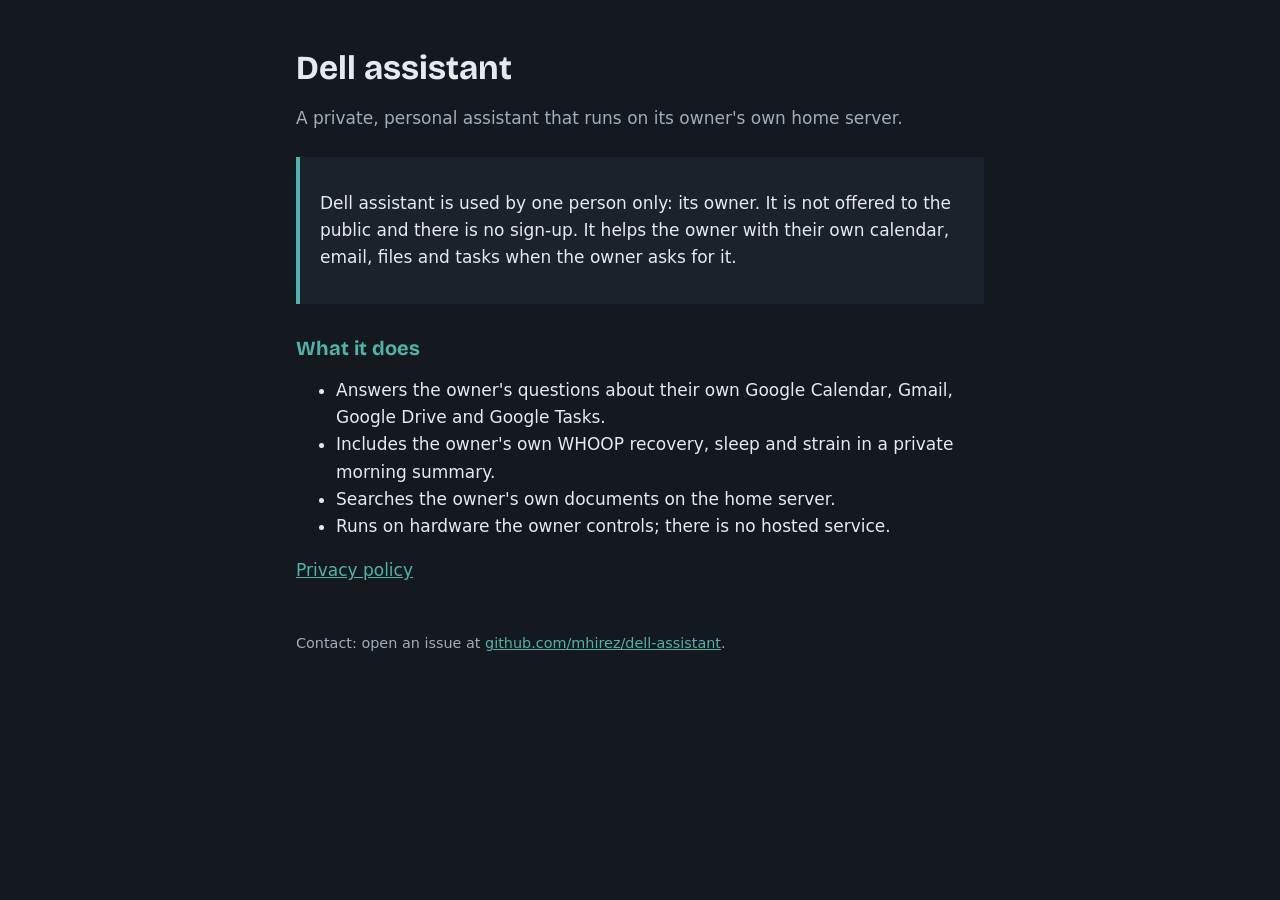
<file: index.html>
<!doctype html>
<html lang="en">
<head>
<meta charset="utf-8">
<meta name="viewport" content="width=device-width, initial-scale=1">
<title>Dell assistant</title>
<link rel="preconnect" href="https://fonts.googleapis.com">
<link href="https://fonts.googleapis.com/css2?family=Bricolage+Grotesque:wght@600&display=swap" rel="stylesheet">
<link rel="stylesheet" href="style.css">
</head>
<body>
<main>
<h1>Dell assistant</h1>
<p class="muted">A private, personal assistant that runs on its owner's own home server.</p>
<div class="card">
<p>Dell assistant is used by one person only: its owner. It is not offered to the public and
there is no sign-up. It helps the owner with their own calendar, email, files and tasks when
the owner asks for it.</p>
</div>
<h2>What it does</h2>
<ul>
<li>Answers the owner's questions about their own Google Calendar, Gmail, Google Drive and Google Tasks.</li>
<li>Includes the owner's own WHOOP recovery, sleep and strain in a private morning summary.</li>
<li>Searches the owner's own documents on the home server.</li>
<li>Runs on hardware the owner controls; there is no hosted service.</li>
</ul>
<p><a href="privacy.html">Privacy policy</a></p>
<footer>Contact: open an issue at <a href="https://github.com/mhirez/dell-assistant/issues">github.com/mhirez/dell-assistant</a>.</footer>
</main>
</body>
</html>
</file>
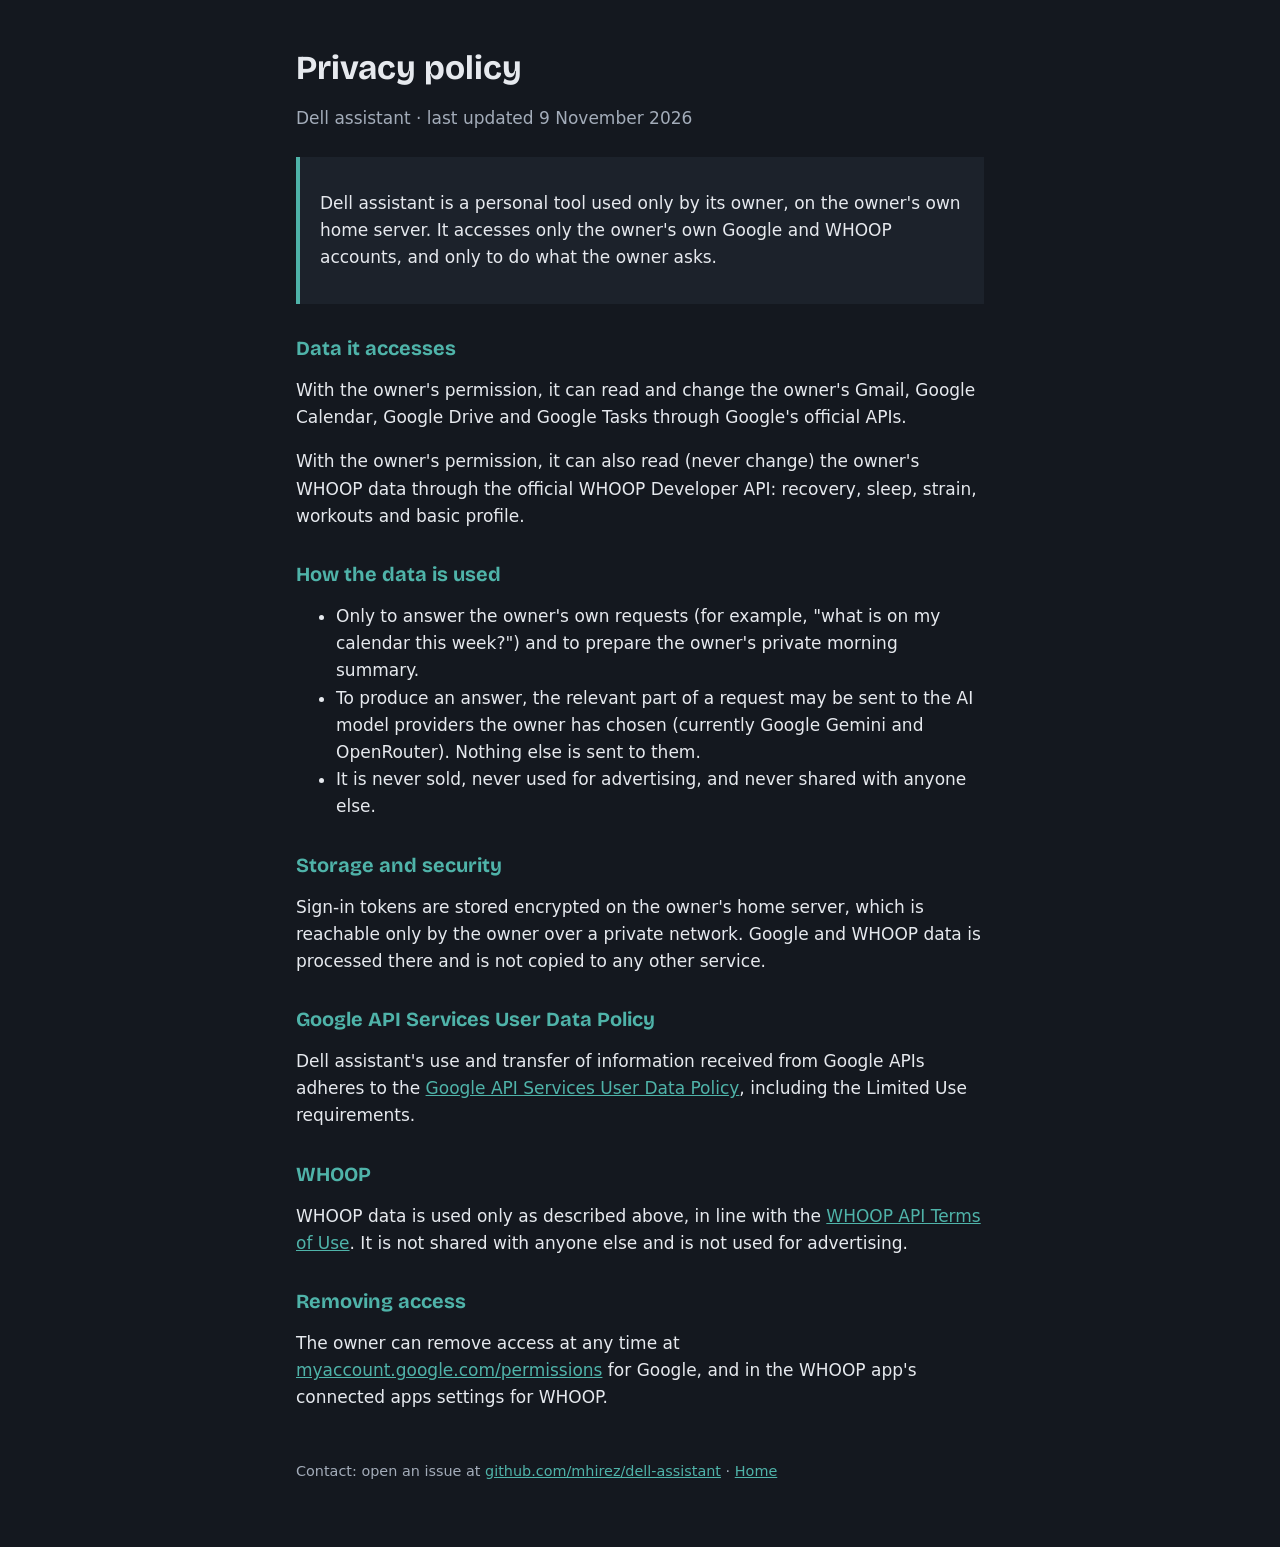
<file: privacy.html>
<!doctype html>
<html lang="en">
<head>
<meta charset="utf-8">
<meta name="viewport" content="width=device-width, initial-scale=1">
<title>Dell assistant privacy policy</title>
<link rel="preconnect" href="https://fonts.googleapis.com">
<link href="https://fonts.googleapis.com/css2?family=Bricolage+Grotesque:wght@600&display=swap" rel="stylesheet">
<link rel="stylesheet" href="style.css">
</head>
<body>
<main>
<h1>Privacy policy</h1>
<p class="muted">Dell assistant · last updated 9 November 2026</p>
<div class="card">
<p>Dell assistant is a personal tool used only by its owner, on the owner's own home server.
It accesses only the owner's own Google and WHOOP accounts, and only to do what the owner asks.</p>
</div>
<h2>Data it accesses</h2>
<p>With the owner's permission, it can read and change the owner's Gmail, Google Calendar,
Google Drive and Google Tasks through Google's official APIs.</p>
<p>With the owner's permission, it can also read (never change) the owner's WHOOP data through
the official WHOOP Developer API: recovery, sleep, strain, workouts and basic profile.</p>
<h2>How the data is used</h2>
<ul>
<li>Only to answer the owner's own requests (for example, "what is on my calendar this week?")
and to prepare the owner's private morning summary.</li>
<li>To produce an answer, the relevant part of a request may be sent to the AI model providers
the owner has chosen (currently Google Gemini and OpenRouter). Nothing else is sent to them.</li>
<li>It is never sold, never used for advertising, and never shared with anyone else.</li>
</ul>
<h2>Storage and security</h2>
<p>Sign-in tokens are stored encrypted on the owner's home server, which is reachable only by
the owner over a private network. Google and WHOOP data is processed there and is not copied to any
other service.</p>
<h2>Google API Services User Data Policy</h2>
<p>Dell assistant's use and transfer of information received from Google APIs adheres to the
<a href="https://developers.google.com/terms/api-services-user-data-policy">Google API Services User Data Policy</a>,
including the Limited Use requirements.</p>
<h2>WHOOP</h2>
<p>WHOOP data is used only as described above, in line with the
<a href="https://developer.whoop.com/api-terms-of-use/">WHOOP API Terms of Use</a>. It is not shared
with anyone else and is not used for advertising.</p>
<h2>Removing access</h2>
<p>The owner can remove access at any time at
<a href="https://myaccount.google.com/permissions">myaccount.google.com/permissions</a> for Google,
and in the WHOOP app's connected apps settings for WHOOP.</p>
<footer>Contact: open an issue at <a href="https://github.com/mhirez/dell-assistant/issues">github.com/mhirez/dell-assistant</a> · <a href="index.html">Home</a></footer>
</main>
</body>
</html>
</file>
<file: style.css>
:root { --bg: #14181f; --surface: #1c222b; --text: #e6e9ee; --muted: #a3acb9; --accent: #4fb3a9; }
* { box-sizing: border-box; }
body { margin: 0; background: var(--bg); color: var(--text); font: 17px/1.6 system-ui, -apple-system, "Segoe UI", sans-serif; }
main { max-width: 720px; margin: 0 auto; padding: 48px 16px 64px; }
h1, h2 { font-family: "Bricolage Grotesque", system-ui, sans-serif; line-height: 1.2; }
h1 { font-size: 2.1rem; margin: 0 0 8px; }
h2 { font-size: 1.25rem; margin: 32px 0 8px; color: var(--accent); }
p, li { color: var(--text); }
.muted { color: var(--muted); }
.card { background: var(--surface); border-left: 4px solid var(--accent); padding: 16px 20px; margin: 24px 0; }
a { color: var(--accent); }
footer { margin-top: 48px; color: var(--muted); font-size: 0.9rem; }
</file>
